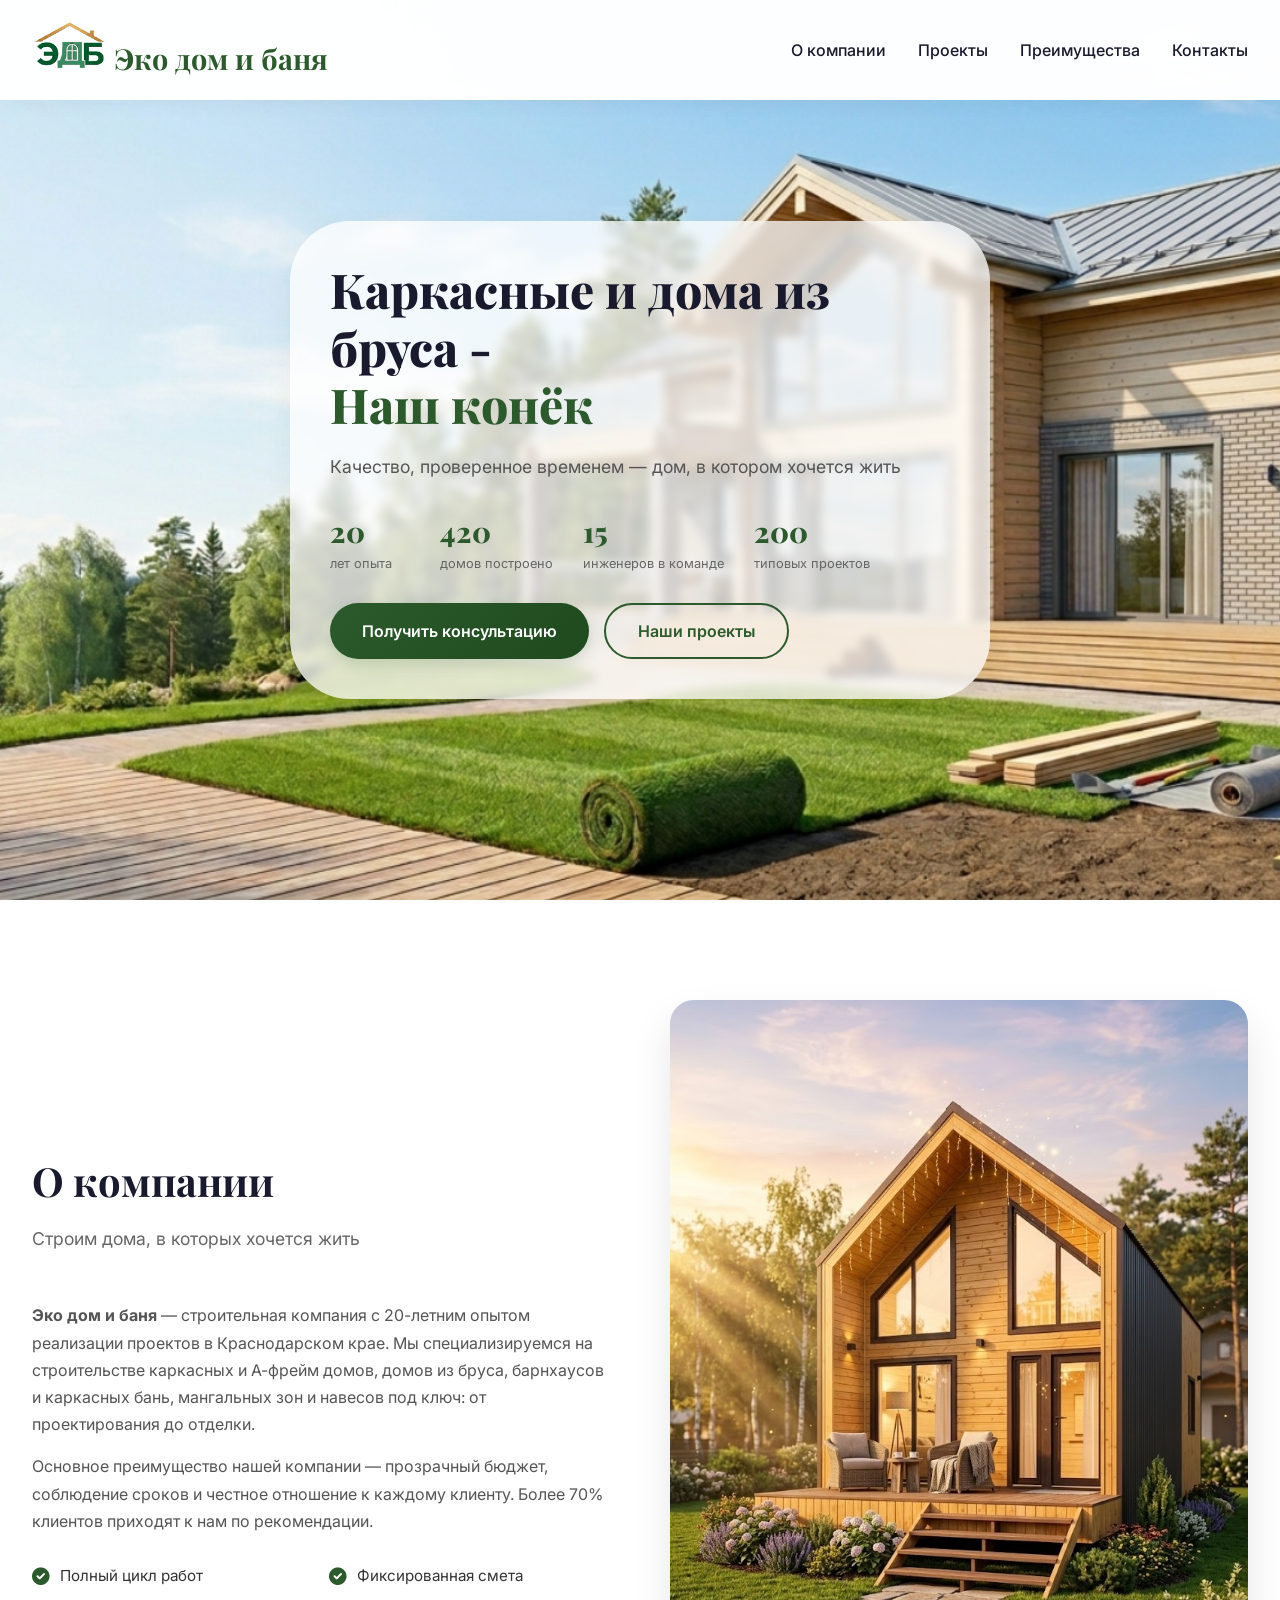
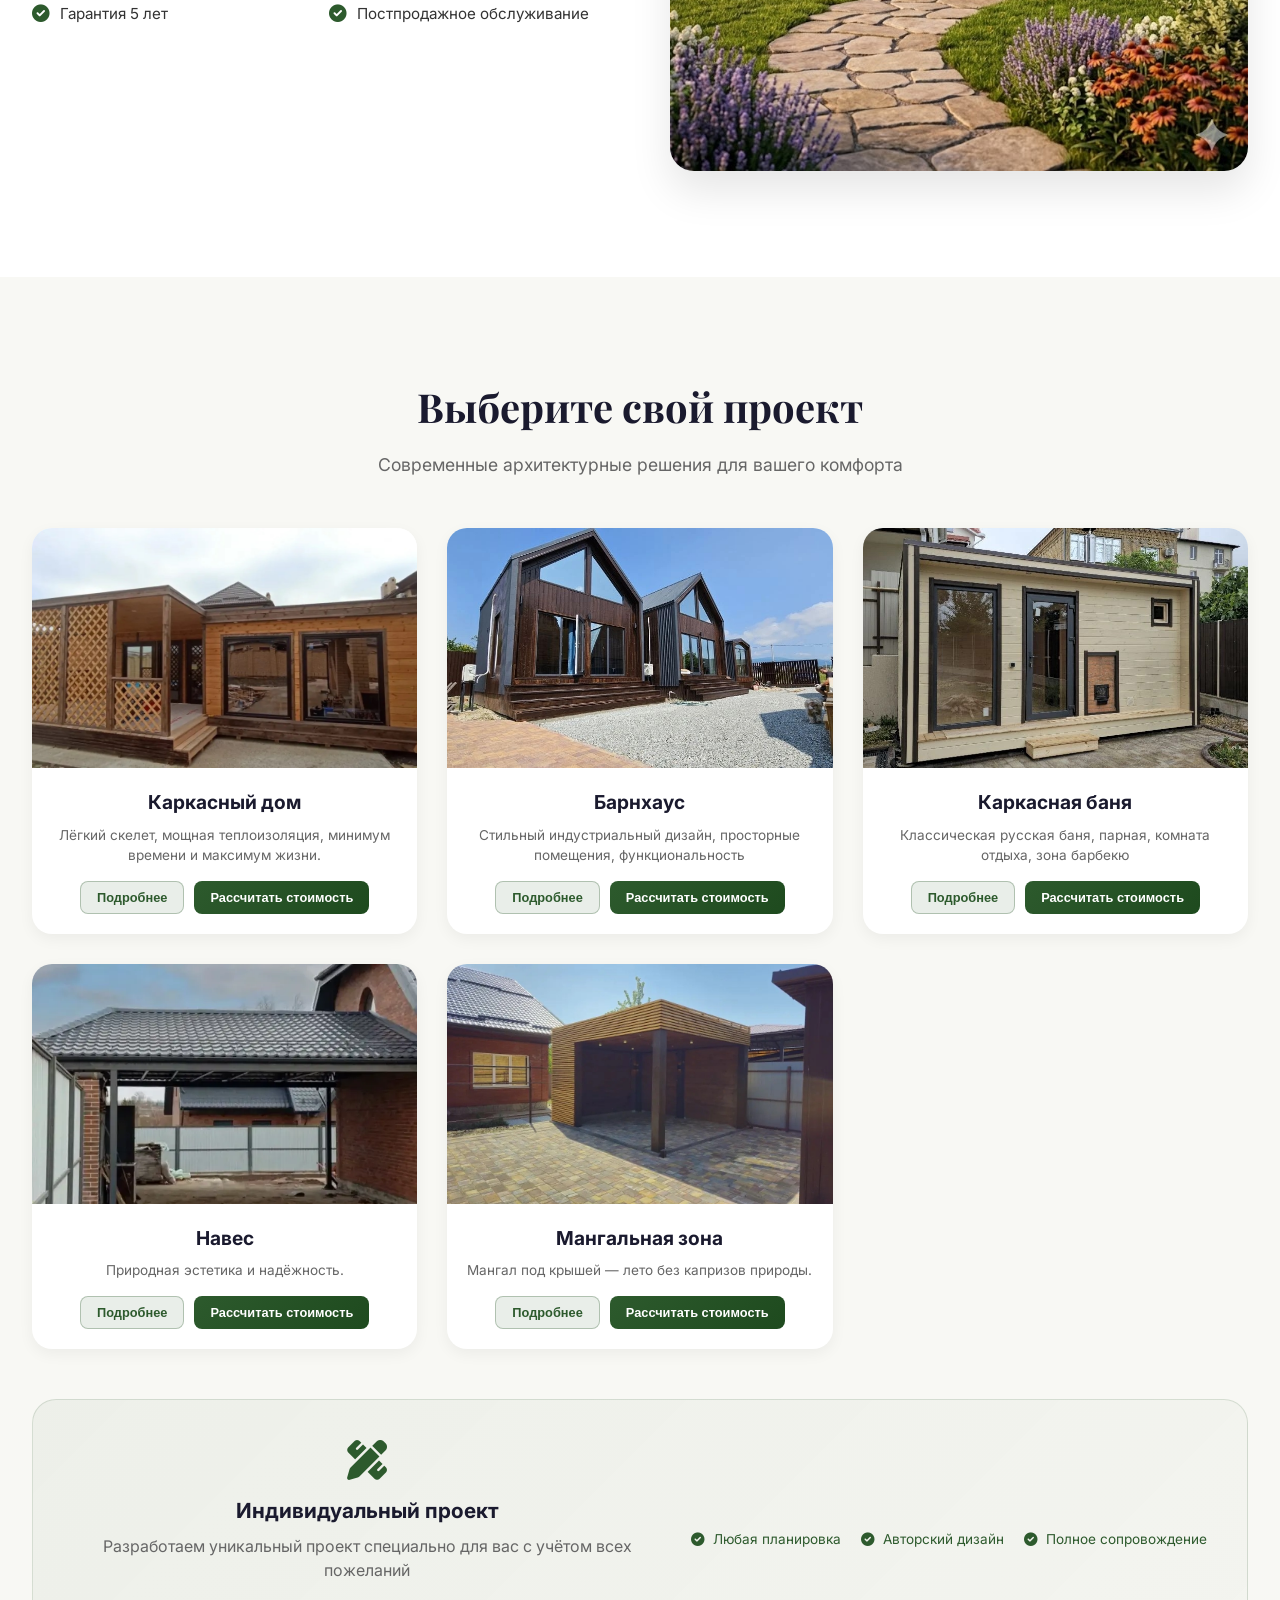
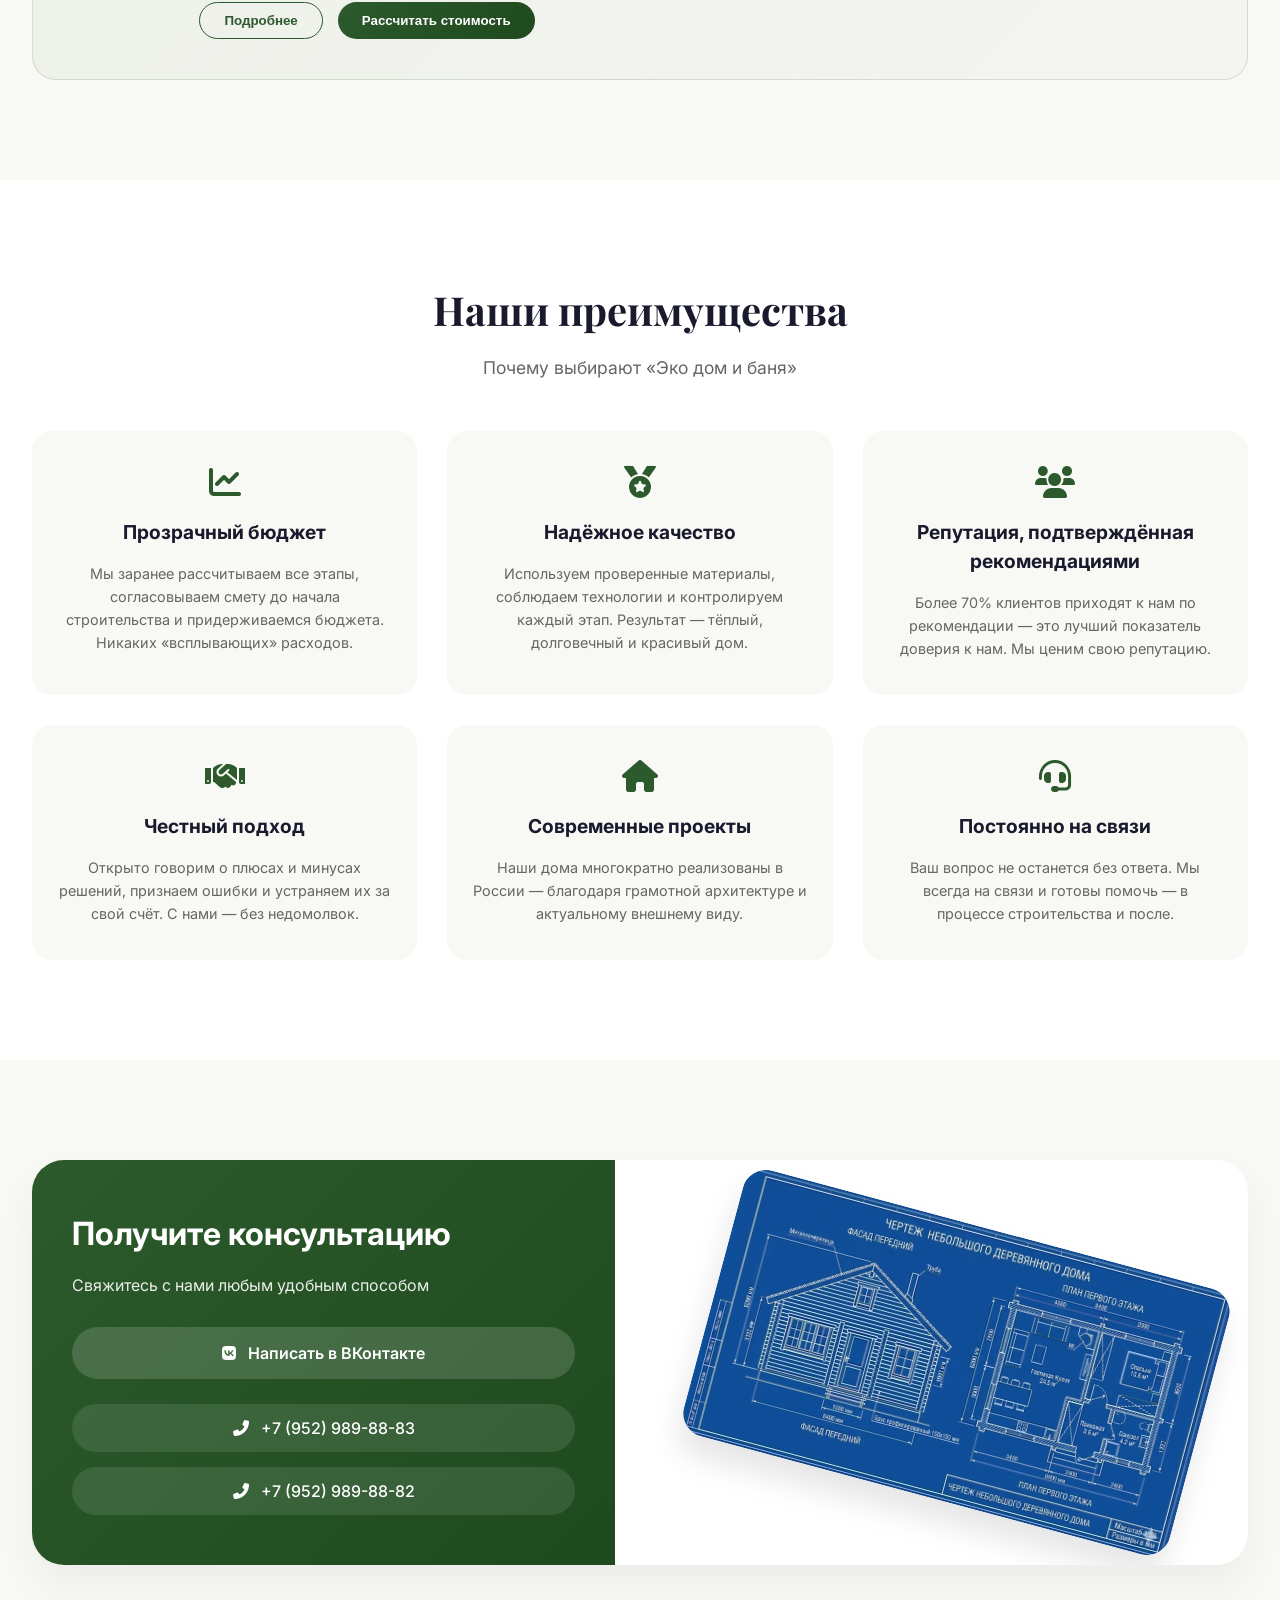
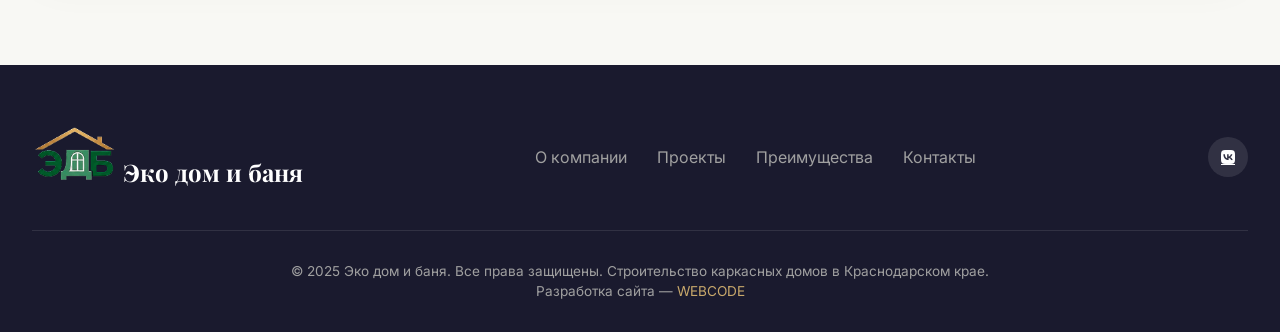
<file: index.html>
<!DOCTYPE html>
<html lang="ru">
<head>
    <meta charset="UTF-8">
    <meta name="viewport" content="width=device-width, initial-scale=1.0, user-scalable=yes">
    <title>Эко дом и баня | Строительство домов под ключ в Краснодарском крае</title>
    <meta name="description" content="Строительство домов из бруса под ключ в Краснодарском крае. Каркасные дома, барнхаусы, бани, навесы, гаражи, мангальные зоны. Проектирование, гарантия качества, прозрачный бюджет.">
    <meta name="keywords" content="строительство домов Краснодар, дома из бруса, каркасные дома, навес, гараж, мангал, мангальные зоны, навесы, стройка, покупка, недвижимость, аренда, Краснодасркий край, Кубань, море, отдых, дача, коттедж, оттделка, ремонт, Эко дом и баня, покупка дома, купить дом, купить дачу, продать, купить, каменные дома под ключ, А-фрейм дом, барнхаус, баня из бруса, строительная компания, компании в Краснодаре, Екатеринодар, новый дом, застройщик, постройка в Краснодаре, двухэтажный дом, как построить дом, где простроить дом, постройка дома, реставрация дома">
    <meta name="author" content="Эко дом и баня">
    <meta name="robots" content="index, follow">
    <link rel="canonical" href="https://svoi-dom-krd.ru">
    <link rel="icon" type="image/png" sizes="32x32" href="images/favicon-32x32.png">
    <link rel="icon" type="image/png" sizes="16x16" href="images/favicon-16x16.png">
    <link rel="shortcut icon" href="images/favicon.png">
    <!-- Open Graph -->
    <meta property="og:title" content="Эко дом и баня | Строительство домов под ключ">
    <meta property="og:description" content="Строительство экологичных домов под ключ в Краснодарском крае. Каркасные дома, барнхаусы, бани, мангальные зоны, гаражи, навесы.">
    <meta property="og:type" content="website">
    <meta property="og:url" content="https://svoydom.ru">
    <!-- Fonts & Styles -->
    <link href="https://fonts.googleapis.com/css2?family=Inter:opsz,wght@14..32,300;14..32,400;14..32,500;14..32,600;14..32,700;14..32,800&family=Playfair+Display:wght@400;500;600;700;800&display=swap" rel="stylesheet">
    <link rel="stylesheet" href="https://cdnjs.cloudflare.com/ajax/libs/font-awesome/6.0.0-beta3/css/all.min.css">
    <link rel="stylesheet" href="style.css">
</head>
<body>

<!-- Header -->
<header>
    <div class="container">
        <nav class="navbar">
            <div class="logo">
                <img src="images/logo.png" alt="Эко дом и баня" class="logo-img"> Эко дом и баня
            </div>
            <ul class="nav-links" id="navLinks">
                <li><a href="#about" class="active">О компании</a></li>
                <li><a href="#projects">Проекты</a></li>
                <li><a href="#advantages">Преимущества</a></li>
                <li><a href="#contact">Контакты</a></li>
            </ul>
            <div class="burger" id="burger">
                <i class="fas fa-bars"></i>
            </div>
        </nav>
    </div>
</header>

<!-- Hero Section -->
<section class="hero">
    <div class="hero-bg"></div>
    <div class="container">
        <div class="hero-content">
            <h1 class="hero-title">Каркасные и дома из бруса -<br><span class="accent">Наш конёк</span></h1>
            <p class="hero-subtitle">Качество, проверенное временем — дом, в котором хочется жить</p>
            <div class="hero-stats">
                <div class="stat-item">
                    <div class="stat-number">20</div>
                    <div class="stat-label">лет опыта</div> 
                </div>
                <div class="stat-item">
                    <div class="stat-number">420+</div>
                    <div class="stat-label">домов построено</div>
                </div>
                <div class="stat-item">
                    <div class="stat-number">15+</div>
                    <div class="stat-label">инженеров в команде</div>
                </div>
                <div class="stat-item">
                    <div class="stat-number">200+</div>
                    <div class="stat-label">типовых проектов</div>
                </div>
            </div>
            <div class="hero-buttons">
                <a href="#contact" class="btn btn-primary">Получить консультацию</a>
                <a href="#projects" class="btn btn-outline">Наши проекты</a>
            </div>
        </div>
    </div>
</section>

<!-- About Section -->
<section id="about" class="about">
    <div class="container">
        <div class="about-grid">
            <div class="about-content fade-up">
                <h2 class="section-title">О компании</h2>
                <p class="section-subtitle">Строим дома, в которых хочется жить</p>
                <div class="about-text">
                    <p><strong>Эко дом и баня</strong> — строительная компания с 20-летним опытом реализации проектов в Краснодарском крае. Мы специализируемся на строительстве каркасных и А-фрейм домов, домов из бруса, барнхаусов и каркасных бань, мангальных зон и навесов под ключ: от проектирования до отделки.</p>
                    <p>Основное преимущество нашей компании — прозрачный бюджет, соблюдение сроков и честное отношение к каждому клиенту. Более 70% клиентов приходят к нам по рекомендации.</p>
                </div>
                <div class="about-features">
                    <div class="feature-item">
                        <i class="fas fa-check-circle"></i>
                        <span>Полный цикл работ</span>
                    </div>
                    <div class="feature-item">
                        <i class="fas fa-check-circle"></i>
                        <span>Фиксированная смета</span>
                    </div>
                    <div class="feature-item">
                        <i class="fas fa-check-circle"></i>
                        <span>Гарантия 5 лет</span>
                    </div>
                    <div class="feature-item">
                        <i class="fas fa-check-circle"></i>
                        <span>Постпродажное обслуживание</span>
                    </div>
                </div>
            </div>
            <div class="about-image fade-up">
                <img src="images/about.jpg" alt="Строительство дома">
            </div>
        </div>
    </div>
</section>

<!-- Projects Section - Выбор недвижимости -->
<section id="projects" class="projects">
    <div class="container">
        <h2 class="section-title fade-up">Выберите свой проект</h2>
        <p class="section-subtitle fade-up">Современные архитектурные решения для вашего комфорта</p>
        <div class="projects-grid">
            <!-- Каркасный дом -->
            <div class="project-card fade-up" data-type="frame">
                <div class="project-image">
                    <img src="images/frame.jpg" alt="Каркасный дом">
                    <div class="project-overlay">
                        <div class="project-info">
                            <h3>Каркасный дом</h3>
                            <p>Дом, который не даёт усадку — только тепло и уют.</p>
                            <div class="project-details">
                                <span><i class="fas fa-arrows-alt"></i> от 80 м²</span>
                                <span><i class="fas fa-bed"></i> 2-4 спальни</span>
                            </div>
                            <div class="project-price">от 65 000 ₽/м²</div>
                        </div>
                    </div>
                </div>
                <div class="project-content">
                    <h3>Каркасный дом</h3>
                    <p>Лёгкий скелет, мощная теплоизоляция, минимум времени и максимум жизни.</p>
                    <div class="project-buttons">
                        <button class="project-btn project-btn-details" data-type="frame">Подробнее</button>
                        <button class="project-btn project-btn-calc" data-type="frame">Рассчитать стоимость</button>
                    </div>
                </div>
            </div>

            <!-- Барнхаус -->
            <div class="project-card fade-up" data-type="barnhouse">
                <div class="project-image">
                    <img src="images/barnhouse.jpg" alt="Барнхаус">
                    <div class="project-overlay">
                        <div class="project-info">
                            <h3>Барнхаус</h3>
                            <p>Стильный индустриальный дизайн, просторные помещения</p>
                            <div class="project-details">
                                <span><i class="fas fa-arrows-alt"></i> от 100 м²</span>
                                <span><i class="fas fa-bed"></i> 3-5 спален</span>
                            </div>
                            <div class="project-price">от 65 000 ₽/м²</div>
                        </div>
                    </div>
                </div>
                <div class="project-content">
                    <h3>Барнхаус</h3>
                    <p>Стильный индустриальный дизайн, просторные помещения, функциональность</p>
                    <div class="project-buttons">
                        <button class="project-btn project-btn-details" data-type="barnhouse">Подробнее</button>
                        <button class="project-btn project-btn-calc" data-type="barnhouse">Рассчитать стоимость</button>
                    </div>
                </div>
            </div>

            <!-- Баня -->
            <div class="project-card fade-up" data-type="banya">
                <div class="project-image">
                    <img src="images/bathhouse.jpg" alt="Баня из бруса">
                    <div class="project-overlay">
                        <div class="project-info">
                            <h3>Каркасная баня</h3>
                            <p>Классическая русская баня, парная, комната отдыха</p>
                            <div class="project-details">
                                <span><i class="fas fa-arrows-alt"></i> от 20 м²</span>
                                <span><i class="fas fa-hot-tub"></i> парная 6-10 м²</span>
                            </div>
                            <div class="project-price">от 85 000 ₽/м²</div>
                        </div>
                    </div>
                </div>
                <div class="project-content">
                    <h3>Каркасная баня</h3>
                    <p>Классическая русская баня, парная, комната отдыха, зона барбекю</p>
                    <div class="project-buttons">
                        <button class="project-btn project-btn-details" data-type="banya">Подробнее</button>
                        <button class="project-btn project-btn-calc" data-type="banya">Рассчитать стоимость</button>
                    </div>
                </div>
            </div>

            <!-- Навес -->
            <div class="project-card fade-up" data-type="canopy">
                <div class="project-image">
                    <img src="images/canopy.webp" alt="Навес">
                    <div class="project-overlay">
                        <div class="project-info">
                            <h3>Навес</h3>
                            <p>Надёжный щит от солнца и дождя</p>
                            <div class="project-details">
                                <span><i class="fas fa-arrows-alt"></i> от 10 м²</span>
                            </div>
                            <div class="project-price">от 4 000 ₽/м²</div>
                        </div>
                    </div>
                </div>
                <div class="project-content">
                    <h3>Навес</h3>
                    <p>Природная эстетика и надёжность.</p>
                    <div class="project-buttons">
                        <button class="project-btn project-btn-details" data-type="canopy">Подробнее</button>
                        <button class="project-btn project-btn-calc" data-type="canopy">Рассчитать стоимость</button>
                    </div>
                </div>
            </div>

            <!-- Мангальная зона -->
            <div class="project-card fade-up" data-type="grill">
                <div class="project-image">
                    <img src="images/grill.jpg" alt="Мангальная зона">
                    <div class="project-overlay">
                        <div class="project-info">
                            <h3>Мангальная зона</h3>
                            <p>Место, где шашлык получается всегда, а дождь — просто фон</p>
                            <div class="project-details">
                                <span><i class="fas fa-arrows-alt"></i> от 10 м²</span>
                            </div>
                            <div class="project-price">от 4 000 ₽/м²</div>
                        </div>
                    </div>
                </div>
                <div class="project-content">
                    <h3>Мангальная зона</h3>
                    <p>Мангал под крышей — лето без капризов природы.</p>
                    <div class="project-buttons">
                        <button class="project-btn project-btn-details" data-type="grill">Подробнее</button>
                        <button class="project-btn project-btn-calc" data-type="grill">Рассчитать стоимость</button>
                    </div>
                </div>
            </div>
        </div>





        <!-- Индивидуальное предложение -->
        <div class="custom-project fade-up">
            <div class="custom-project-content">
                <i class="fas fa-pencil-ruler"></i>
                <h3>Индивидуальный проект</h3>
                <p>Разработаем уникальный проект специально для вас с учётом всех пожеланий</p>
                <div class="custom-buttons">
                    <button class="custom-btn custom-btn-details">Подробнее</button>
                    <button class="custom-btn custom-btn-calc">Рассчитать стоимость</button>
                </div>
            </div>
            <div class="custom-project-features">
                <span><i class="fas fa-check-circle"></i> Любая планировка</span>
                <span><i class="fas fa-check-circle"></i> Авторский дизайн</span>
                <span><i class="fas fa-check-circle"></i> Полное сопровождение</span>
            </div>
        </div>
    </div>
</section>

<!-- Advantages Section -->
<section id="advantages" class="advantages">
    <div class="container">
        <h2 class="section-title fade-up">Наши преимущества</h2>
        <p class="section-subtitle fade-up">Почему выбирают «Эко дом и баня»</p>
        <div class="advantages-grid">
            <div class="advantage-card fade-up">
                <i class="fas fa-chart-line"></i>
                <h3>Прозрачный бюджет</h3>
                <p>Мы заранее рассчитываем все этапы, согласовываем смету до начала строительства и придерживаемся бюджета. Никаких «всплывающих» расходов.</p>
            </div>
            <div class="advantage-card fade-up">
                <i class="fas fa-medal"></i>
                <h3>Надёжное качество</h3>
                <p>Используем проверенные материалы, соблюдаем технологии и контролируем каждый этап. Результат — тёплый, долговечный и красивый дом.</p>
            </div>
            <div class="advantage-card fade-up">
                <i class="fas fa-users"></i>
                <h3>Репутация, подтверждённая рекомендациями</h3>
                <p>Более 70% клиентов приходят к нам по рекомендации — это лучший показатель доверия к нам. Мы ценим свою репутацию.</p>
            </div>
            <div class="advantage-card fade-up">
                <i class="fas fa-handshake"></i>
                <h3>Честный подход</h3>
                <p>Открыто говорим о плюсах и минусах решений, признаем ошибки и устраняем их за свой счёт. С нами — без недомолвок.</p>
            </div>
            <div class="advantage-card fade-up">
                <i class="fas fa-home"></i>
                <h3>Современные проекты</h3>
                <p>Наши дома многократно реализованы в России — благодаря грамотной архитектуре и актуальному внешнему виду.</p>
            </div>
            <div class="advantage-card fade-up">
                <i class="fas fa-headset"></i>
                <h3>Постоянно на связи</h3>
                <p>Ваш вопрос не останется без ответа. Мы всегда на связи и готовы помочь — в процессе строительства и после.</p>
            </div>
        </div>
    </div>
</section>

<!-- Contact Section -->
<section id="contact" class="contact">
    <div class="container">
        <div class="contact-wrapper">
            <div class="contact-info fade-up">
                <h2>Получите консультацию</h2>
                <p>Свяжитесь с нами любым удобным способом</p>
                <div class="contact-buttons-block">
                    <a href="https://vk.com/construction_company_svoidom" target="_blank" class="contact-btn-vk">
                        <i class="fab fa-vk"></i> Написать в ВКонтакте
                    </a>
                    <div class="contact-phones">
                        <a href="tel:+79529898883" class="contact-phone">
                            <i class="fas fa-phone-alt"></i> +7 (952) 989-88-83
                        </a>
                        <a href="tel:+79529898882" class="contact-phone">
                            <i class="fas fa-phone-alt"></i> +7 (952) 989-88-82
                        </a>
                    </div>
                </div>
            </div>
            <div class="contact-image fade-up">
                <img src="images/contacts.jpg" alt="Дом мечты">
            </div>
        </div>
    </div>
</section>

<!-- Modal -->
<div id="modal" class="modal">
    <div class="modal-content">
        <div class="modal-header">
            <h3 id="modalTitle">Информация</h3>
            <span class="modal-close">&times;</span>
        </div>
        <div class="modal-body" id="modalBody"></div>
        <div class="modal-footer">
            <button class="modal-btn" id="modalContactBtn">Связаться с нами</button>
        </div>
    </div>
</div>

<!-- Footer -->
<footer>
    <div class="container">
        <div class="footer-content">
            <div class="footer-logo">
                <img src="images/logo.png" alt="Эко дом и баня" class="logo-img">
                <span class="logo-text">Эко дом и баня</span>
            </div>
            <div class="footer-links">
                <a href="#about">О компании</a>
                <a href="#projects">Проекты</a>
                <a href="#advantages">Преимущества</a>
                <a href="#contact">Контакты</a>
            </div>
            <div class="footer-social">
                <a href="https://vk.com/construction_company_svoidom" target="_blank"><i class="fab fa-vk"></i></a>
            </div>
        </div>
        <div class="footer-bottom">
            <p>© 2025 Эко дом и баня. Все права защищены. Строительство каркасных домов в Краснодарском крае.</p>
            <p>Разработка сайта — <a href="https://vk.com/krdwebcode" target="_blank">WEBCODE</a></p>
        </div>
    </div>
</footer>

<script src="script.js"></script>
</body>
</html>
</file>
<file: style.css>
/* ============ RESET & BASE ============ */
* {
    margin: 0;
    padding: 0;
    box-sizing: border-box;
}

body {
    font-family: 'Inter', sans-serif;
    background: #ffffff;
    color: #1a1a2e;
    overflow-x: hidden;
    font-size: 16px;
    line-height: 1.5;
}

/* ============ SCROLLBAR ============ */
::-webkit-scrollbar {
    width: 8px;
}
::-webkit-scrollbar-track {
    background: #f0f0f0;
}
::-webkit-scrollbar-thumb {
    background: #2d5a2d;
    border-radius: 10px;
}

/* ============ ANIMATIONS ============ */
@keyframes fadeInUp {
    from {
        opacity: 0;
        transform: translateY(30px);
    }
    to {
        opacity: 1;
        transform: translateY(0);
    }
}

@keyframes scaleIn {
    from {
        opacity: 0;
        transform: scale(1.05);
    }
    to {
        opacity: 1;
        transform: scale(1);
    }
}

.fade-up {
    opacity: 0;
    transform: translateY(30px);
    transition: opacity 0.6s ease, transform 0.6s ease;
}

.fade-up.visible {
    opacity: 1;
    transform: translateY(0);
}

/* ============ CONTAINER ============ */
.container {
    max-width: 1280px;
    margin: 0 auto;
    padding: 0 32px;
}

/* ============ HEADER ============ */
header {
    background: rgba(255, 255, 255, 0.98);
    box-shadow: 0 2px 20px rgba(0, 0, 0, 0.05);
    position: fixed;
    top: 0;
    width: 100%;
    z-index: 1000;
    transition: all 0.3s ease;
}

header.scrolled {
    box-shadow: 0 4px 25px rgba(0, 0, 0, 0.08);
}

.navbar {
    display: flex;
    justify-content: space-between;
    align-items: center;
    padding: 20px 0;
}

.logo {
    font-size: 1.8rem;
    font-weight: 700;
    font-family: 'Playfair Display', serif;
    color: #2d5a2d;
}

.logo i {
    color: #c8a86b;
    margin-right: 8px;
}

.logo img {
    width: 75px;
}

.nav-links {
    display: flex;
    gap: 32px;
    list-style: none;
}

.nav-links a {
    text-decoration: none;
    font-weight: 500;
    color: #1a1a2e;
    transition: 0.3s;
    font-size: 1rem;
}

.nav-links a:hover,
.nav-links a.active {
    color: #2d5a2d;
}

.burger {
    display: none;
    font-size: 1.5rem;
    cursor: pointer;
    color: #1a1a2e;
}

/* ============ BUTTONS ============ */
.btn {
    display: inline-flex;
    align-items: center;
    gap: 10px;
    padding: 14px 32px;
    border-radius: 50px;
    text-decoration: none;
    font-weight: 600;
    transition: all 0.3s ease;
    cursor: pointer;
    border: none;
    font-size: 1rem;
}

.btn-primary {
    background: linear-gradient(135deg, #2d5a2d, #1e4a1e);
    color: white;
    box-shadow: 0 4px 15px rgba(45, 90, 45, 0.2);
}

.btn-primary:hover {
    transform: translateY(-3px);
    box-shadow: 0 8px 25px rgba(45, 90, 45, 0.3);
}

.btn-outline {
    background: transparent;
    border: 2px solid #2d5a2d;
    color: #2d5a2d;
}

.btn-outline:hover {
    background: #2d5a2d;
    color: white;
    transform: translateY(-3px);
}

/* ============ HERO SECTION ============ */
.hero {
    min-height: 100vh;
    background: linear-gradient(135deg, #f5f5f0 0%, #e8e8e0 100%);
    position: relative;
    display: flex;
    align-items: center;
    padding-top: 80px;
    padding-bottom: 60px;
}

.hero::before {
    content: '';
    position: absolute;
    top: 0;
    left: 0;
    width: 100%;
    height: 100%;
    background-image: url('./images/maintittle.png');
    background-size: cover;
    background-position: center;
    background-repeat: no-repeat;
    opacity: 1;
    pointer-events: none;
    z-index: 0;
}

.hero-content {
    position: relative;
    z-index: 2;
    max-width: 700px;
    background-color: rgba(255, 255, 255, 0.75);
    backdrop-filter: blur(5px);
    border-radius: 60px;
    padding: 40px;
    margin: 70px;
    box-shadow: 0 10px 30px rgba(0, 0, 0, 0.05);
}

.hero-title {
    font-size: 3rem;
    font-weight: 800;
    font-family: 'Playfair Display', serif;
    line-height: 1.2;
    margin-bottom: 20px;
    color: #1a1a2e;
}

.hero-title .accent {
    color: #2d5a2d;
}

.hero-subtitle {
    font-size: 1.1rem;
    color: #555;
    margin-bottom: 30px;
    line-height: 1.5;
}

.hero-stats {
    display: flex;
    gap: 30px;
    margin-bottom: 30px;
    flex-wrap: wrap;
    justify-content: flex-start;
}

.stat-item {
    text-align: left;
    min-width: 80px;
}

.stat-number {
    font-size: 1.8rem;
    font-weight: 800;
    color: #2d5a2d;
    font-family: 'Playfair Display', serif;
}

.stat-label {
    font-size: 0.8rem;
    color: #666;
}

.hero-buttons {
    display: flex;
    gap: 15px;
    flex-wrap: wrap;
}

/* ============ SECTION COMMON ============ */
section {
    padding: 100px 0;
}

.section-title {
    font-size: 2.5rem;
    font-weight: 700;
    font-family: 'Playfair Display', serif;
    margin-bottom: 15px;
    color: #1a1a2e;
    text-align: center;
}

.section-subtitle {
    font-size: 1.1rem;
    color: #666;
    margin-bottom: 50px;
    text-align: center;
    max-width: 700px;
    margin-left: auto;
    margin-right: auto;
}

/* ============ ABOUT SECTION ============ */
.about {
    background: #ffffff;
}

.about-grid {
    display: grid;
    grid-template-columns: 1fr 1fr;
    gap: 60px;
    align-items: center;
}

.about-content .section-title,
.about-content .section-subtitle {
    text-align: left;
}

.about-text {
    margin: 20px 0;
}

.about-text p {
    color: #555;
    line-height: 1.7;
    margin-bottom: 15px;
    font-size: 1rem;
}

.about-features {
    display: grid;
    grid-template-columns: repeat(2, 1fr);
    gap: 15px;
    margin-top: 30px;
}

.feature-item {
    display: flex;
    align-items: center;
    gap: 10px;
    font-size: 0.95rem;
    color: #333;
}

.feature-item i {
    color: #2d5a2d;
    font-size: 1.1rem;
}

.about-image img {
    width: 100%;
    border-radius: 24px;
    box-shadow: 0 20px 40px rgba(0, 0, 0, 0.1);
}

/* ============ PROJECTS SECTION ============ */
.projects {
    background: #f8f8f4;
    padding: 100px 0;
}

.projects-grid {
    display: grid;
    grid-template-columns: repeat(3, 1fr);
    gap: 30px;
    margin-bottom: 50px;
}

.project-card {
    background: white;
    border-radius: 20px;
    overflow: hidden;
    transition: all 0.4s ease;
    box-shadow: 0 5px 15px rgba(0, 0, 0, 0.05);
}

.project-card:hover {
    transform: translateY(-8px);
    box-shadow: 0 15px 30px rgba(0, 0, 0, 0.1);
}

.project-image {
    position: relative;
    height: 240px;
    overflow: hidden;
}

.project-image img {
    width: 100%;
    height: 100%;
    object-fit: cover;
    transition: transform 0.5s ease;
}

.project-card:hover .project-image img {
    transform: scale(1.05);
}

.project-overlay {
    position: absolute;
    top: 0;
    left: 0;
    width: 100%;
    height: 100%;
    background: linear-gradient(135deg, rgba(45, 90, 45, 0.9), rgba(30, 74, 30, 0.95));
    display: flex;
    align-items: center;
    justify-content: center;
    opacity: 0;
    transition: opacity 0.3s ease;
}

.project-card:hover .project-overlay {
    opacity: 1;
}

.project-info {
    text-align: center;
    color: white;
    padding: 20px;
    transform: translateY(20px);
    transition: transform 0.3s ease;
}

.project-card:hover .project-info {
    transform: translateY(0);
}

.project-info h3 {
    font-size: 1.3rem;
    margin-bottom: 8px;
}

.project-info p {
    font-size: 0.8rem;
    margin-bottom: 12px;
    opacity: 0.9;
}

.project-details {
    display: flex;
    justify-content: center;
    gap: 15px;
    margin-bottom: 12px;
}

.project-details span {
    font-size: 0.75rem;
    display: flex;
    align-items: center;
    gap: 5px;
}

.project-price {
    font-size: 1.1rem;
    font-weight: 700;
}

.project-content {
    padding: 20px;
    text-align: center;
}

.project-content h3 {
    font-size: 1.2rem;
    margin-bottom: 8px;
    color: #1a1a2e;
}

.project-content p {
    color: #666;
    font-size: 0.85rem;
    margin-bottom: 15px;
    line-height: 1.5;
}

.project-buttons {
    display: flex;
    gap: 10px;
    justify-content: center;
    flex-wrap: wrap;
}

.project-btn {
    padding: 8px 16px;
    border-radius: 8px;
    border: none;
    font-weight: 600;
    font-size: 0.8rem;
    cursor: pointer;
    transition: all 0.3s ease;
}

.project-btn-details {
    background: rgba(45, 90, 45, 0.1);
    color: #2d5a2d;
    border: 1px solid rgba(45, 90, 45, 0.3);
}

.project-btn-details:hover {
    background: rgba(45, 90, 45, 0.2);
    transform: translateY(-2px);
}

.project-btn-calc {
    background: linear-gradient(135deg, #2d5a2d, #1e4a1e);
    color: white;
}

.project-btn-calc:hover {
    transform: translateY(-2px);
    box-shadow: 0 5px 15px rgba(45, 90, 45, 0.3);
}

/* ============ CUSTOM PROJECT ============ */
.custom-project {
    background: linear-gradient(135deg, rgba(45, 90, 45, 0.05), rgba(30, 74, 30, 0.02));
    border-radius: 24px;
    border: 1px solid rgba(45, 90, 45, 0.15);
    padding: 40px;
    display: flex;
    justify-content: space-between;
    align-items: center;
    flex-wrap: wrap;
    gap: 30px;
}

.custom-project-content {
    text-align: center;
    flex: 1;
}

.custom-project-content i {
    font-size: 2.5rem;
    color: #2d5a2d;
    margin-bottom: 15px;
}

.custom-project-content h3 {
    font-size: 1.3rem;
    margin-bottom: 8px;
    color: #1a1a2e;
}

.custom-project-content p {
    color: #666;
    margin-bottom: 20px;
}

.custom-buttons {
    display: flex;
    gap: 15px;
    justify-content: center;
    flex-wrap: wrap;
}

.custom-btn {
    padding: 10px 24px;
    border-radius: 30px;
    border: none;
    font-weight: 600;
    cursor: pointer;
    transition: all 0.3s ease;
}

.custom-btn-details {
    background: transparent;
    color: #2d5a2d;
    border: 1px solid #2d5a2d;
}

.custom-btn-details:hover {
    background: rgba(45, 90, 45, 0.05);
    transform: translateY(-2px);
}

.custom-btn-calc {
    background: linear-gradient(135deg, #2d5a2d, #1e4a1e);
    color: white;
}

.custom-btn-calc:hover {
    transform: translateY(-2px);
    box-shadow: 0 5px 15px rgba(45, 90, 45, 0.3);
}

.custom-project-features {
    display: flex;
    gap: 20px;
    flex-wrap: wrap;
    justify-content: center;
}

.custom-project-features span {
    display: flex;
    align-items: center;
    gap: 8px;
    color: #2d5a2d;
    font-size: 0.85rem;
}

/* ============ ADVANTAGES SECTION ============ */
.advantages {
    background: #ffffff;
}

.advantages-grid {
    display: grid;
    grid-template-columns: repeat(3, 1fr);
    gap: 30px;
}

.advantage-card {
    background: #f8f8f4;
    border-radius: 20px;
    padding: 35px 25px;
    text-align: center;
    transition: all 0.3s ease;
}

.advantage-card:hover {
    transform: translateY(-5px);
    box-shadow: 0 10px 25px rgba(0, 0, 0, 0.05);
}

.advantage-card i {
    font-size: 2rem;
    color: #2d5a2d;
    margin-bottom: 20px;
}

.advantage-card h3 {
    font-size: 1.2rem;
    margin-bottom: 15px;
    color: #1a1a2e;
}

.advantage-card p {
    color: #666;
    font-size: 0.9rem;
    line-height: 1.6;
}

/* ============ CONTACT SECTION ============ */
.contact {
    background: #f8f8f4;
    padding: 100px 0;
}

.contact-wrapper {
    display: grid;
    grid-template-columns: 1fr 1fr;
    gap: 50px;
    background: white;
    border-radius: 32px;
    overflow: hidden;
    box-shadow: 0 20px 40px rgba(0, 0, 0, 0.05);
}

.contact-info {
    padding: 50px 40px;
    background: linear-gradient(135deg, #2d5a2d, #1e4a1e);
    color: white;
}

.contact-info h2 {
    font-size: 2rem;
    margin-bottom: 15px;
}

.contact-info p {
    margin-bottom: 30px;
    opacity: 0.9;
}

.contact-buttons-block {
    display: flex;
    flex-direction: column;
    gap: 25px;
}

.contact-btn-vk {
    display: inline-flex;
    align-items: center;
    justify-content: center;
    gap: 12px;
    background: rgba(255, 255, 255, 0.15);
    padding: 14px 24px;
    border-radius: 50px;
    color: white;
    text-decoration: none;
    font-weight: 600;
    transition: all 0.3s ease;
}

.contact-btn-vk:hover {
    background: rgba(255, 255, 255, 0.25);
    transform: translateY(-2px);
}

.contact-phones {
    display: flex;
    flex-direction: column;
    gap: 15px;
}

.contact-phone {
    display: inline-flex;
    align-items: center;
    gap: 12px;
    padding: 12px 20px;
    background: rgba(255, 255, 255, 0.1);
    border-radius: 50px;
    color: white;
    text-decoration: none;
    font-weight: 500;
    transition: all 0.3s ease;
    justify-content: center;
}

.contact-phone:hover {
    background: rgba(255, 255, 255, 0.2);
    transform: translateY(-2px);
}

.contact-image {
    padding: 40px;
    display: flex;
    align-items: center;
    justify-content: center;
}

.contact-image img {
    width: 100%;
    rotate: 15deg;
    max-width: 700px;
    border-radius: 24px;
    box-shadow: 0 20px 30px rgba(0, 0, 0, 0.1);
}

/* ============ FOOTER ============ */
footer {
    background: #1a1a2e;
    padding: 60px 0 30px;
    color: #a0a0a0;
}

.footer-content {
    display: flex;
    justify-content: space-between;
    align-items: center;
    flex-wrap: wrap;
    gap: 30px;
    margin-bottom: 40px;
}

.footer-logo {
    font-size: 1.5rem;
    font-weight: 700;
    font-family: 'Playfair Display', serif;
    color: white;
}

.footer-logo i {
    color: #c8a86b;
    margin-right: 8px;
}

.footer-logo img {
    width: 85px;
}

.footer-links {
    display: flex;
    gap: 30px;
    flex-wrap: wrap;
}

.footer-links a {
    color: #a0a0a0;
    text-decoration: none;
    transition: 0.3s;
}

.footer-links a:hover {
    color: #c8a86b;
}

.footer-social {
    display: flex;
    gap: 15px;
}

.footer-social a {
    width: 40px;
    height: 40px;
    background: rgba(255, 255, 255, 0.1);
    border-radius: 50%;
    display: flex;
    align-items: center;
    justify-content: center;
    color: white;
    transition: 0.3s;
}

.footer-social a:hover {
    background: #c8a86b;
    transform: translateY(-3px);
}

.footer-bottom {
    text-align: center;
    padding-top: 30px;
    border-top: 1px solid rgba(255, 255, 255, 0.1);
    font-size: 0.85rem;
}

.footer-bottom a {
    color: #c8a86b;
    text-decoration: none;
}

/* ============ MODAL ============ */
.modal {
    display: none;
    position: fixed;
    z-index: 2000;
    left: 0;
    top: 0;
    width: 100%;
    height: 100%;
    background: rgba(0, 0, 0, 0.8);
    backdrop-filter: blur(8px);
    align-items: center;
    justify-content: center;
}

.modal-content {
    background: white;
    border-radius: 24px;
    width: 90%;
    max-width: 500px;
    animation: modalFadeIn 0.3s ease;
}

@keyframes modalFadeIn {
    from {
        opacity: 0;
        transform: translateY(-30px);
    }
    to {
        opacity: 1;
        transform: translateY(0);
    }
}

.modal-header {
    padding: 20px;
    border-bottom: 1px solid #e0e0e0;
    display: flex;
    justify-content: space-between;
    align-items: center;
}

.modal-header h3 {
    font-size: 1.3rem;
    color: #1a1a2e;
}

.modal-close {
    font-size: 28px;
    cursor: pointer;
    transition: 0.3s;
}

.modal-close:hover {
    color: #2d5a2d;
}

.modal-body {
    padding: 20px;
    color: #555;
    line-height: 1.6;
}

.modal-body ul {
    margin-left: 20px;
    margin-top: 10px;
    margin-bottom: 10px;
}

.modal-body li {
    margin-bottom: 5px;
}

.modal-footer {
    padding: 20px;
    border-top: 1px solid #e0e0e0;
    display: flex;
    justify-content: flex-end;
}

.modal-btn {
    background: linear-gradient(135deg, #2d5a2d, #1e4a1e);
    color: white;
    border: none;
    padding: 10px 24px;
    border-radius: 30px;
    cursor: pointer;
    font-weight: 600;
    transition: 0.3s;
}

.modal-btn:hover {
    transform: translateY(-2px);
    box-shadow: 0 5px 15px rgba(45, 90, 45, 0.3);
}

/* ============ TOAST ============ */
.toast {
    position: fixed;
    bottom: 30px;
    right: 30px;
    background: #2d5a2d;
    color: white;
    padding: 12px 24px;
    border-radius: 50px;
    z-index: 9999;
    animation: slideIn 0.3s ease, fadeOut 0.5s ease 2.5s forwards;
}

@keyframes slideIn {
    from {
        transform: translateX(100%);
        opacity: 0;
    }
    to {
        transform: translateX(0);
        opacity: 1;
    }
}

@keyframes fadeOut {
    to {
        opacity: 0;
        visibility: hidden;
    }
}

/* ============ RESPONSIVE ============ */
@media (max-width: 1024px) {
    .hero-title {
        font-size: 2.5rem;
    }
    .hero-content {
        padding: 30px;
        margin: 20px;
    }
    .projects-grid,
    .advantages-grid {
        grid-template-columns: repeat(2, 1fr);
    }
}

@media (max-width: 768px) {
    .burger {
        display: block;
    }
    .nav-links {
        position: fixed;
        top: 70px;
        left: -100%;
        background: white;
        width: 80%;
        height: calc(100vh - 70px);
        flex-direction: column;
        align-items: center;
        padding-top: 30px;
        gap: 1.2rem;
        transition: 0.3s;
        box-shadow: 5px 0 20px rgba(0, 0, 0, 0.1);
        z-index: 999;
    }
    .nav-links.active {
        left: 0;
    }

    /* Hero fixes */
    .hero {
        padding-top: 70px;
        padding-bottom: 40px;
        min-height: auto;
    }
    .hero-content {
        padding: 20px;
        margin: 15px;
        border-radius: 40px;
    }
    .hero-title {
        font-size: 1.6rem;
        margin-bottom: 15px;
    }
    .hero-subtitle {
        font-size: 0.9rem;
        margin-bottom: 20px;
    }
    .hero-stats {
        gap: 15px;
        margin-bottom: 20px;
        justify-content: center;
    }
    .stat-item {
        text-align: center;
        min-width: 60px;
    }
    .stat-number {
        font-size: 1.3rem;
    }
    .stat-label {
        font-size: 0.65rem;
    }
    .hero-buttons {
        flex-direction: column;
        gap: 10px;
    }
    .hero-buttons .btn {
        width: 100%;
        justify-content: center;
        padding: 12px 20px;
        font-size: 0.9rem;
    }

    .about-grid {
        grid-template-columns: 1fr;
    }
    .projects-grid,
    .advantages-grid {
        grid-template-columns: 1fr;
    }
    .contact-wrapper {
        grid-template-columns: 1fr;
    }
    .custom-project {
        flex-direction: column;
        text-align: center;
        padding: 25px;
    }
    .custom-buttons {
        flex-direction: column;
        align-items: center;
    }
    .custom-btn {
        width: 100%;
        max-width: 250px;
    }
    .contact-info {
        text-align: center;
        padding: 30px 25px;
    }
    .contact-phones {
        align-items: center;
    }
    .contact-btn-vk {
        width: 100%;
        max-width: 280px;
        margin: 0 auto;
    }
    .contact-phone {
        width: 100%;
        max-width: 280px;
        margin: 0 auto;
    }
    .contact-image {
        padding: 25px;
    }
    .contact-image img {
        max-width: 100%;
        rotate: 0deg;
    }
    .footer-content {
        flex-direction: column;
        text-align: center;
    }
    .footer-links {
        justify-content: center;
    }
    .section-title {
        font-size: 1.8rem;
    }
    .section-subtitle {
        font-size: 0.9rem;
        margin-bottom: 30px;
        padding: 0 15px;
    }
    .container {
        padding: 0 16px;
    }

    /* About section fixes */
    .about-content .section-title,
    .about-content .section-subtitle {
        text-align: center;
    }
    .about-features {
        grid-template-columns: 1fr;
        gap: 10px;
    }
    .feature-item {
        justify-content: center;
    }
    .about-text p {
        text-align: center;
    }

    /* Project card fixes */
    .project-image {
        height: 200px;
    }
    .project-content {
        padding: 15px;
    }
    .project-content h3 {
        font-size: 1.1rem;
    }
    .project-content p {
        font-size: 0.8rem;
    }
    .project-buttons {
        flex-direction: column;
        align-items: center;
    }
    .project-btn {
        width: 100%;
        max-width: 200px;
    }

    /* Advantage card fixes */
    .advantage-card {
        padding: 25px 20px;
    }
    .advantage-card i {
        font-size: 1.8rem;
    }
    .advantage-card h3 {
        font-size: 1.1rem;
    }
    .advantage-card p {
        font-size: 0.85rem;
    }

    /* Modal fixes */
    .modal-content {
        width: 95%;
        margin: 20px;
    }
    .modal-header h3 {
        font-size: 1.1rem;
    }
    .modal-body {
        font-size: 0.85rem;
    }
}

@media (max-width: 480px) {
    .hero-content {
        padding: 15px;
        margin: 10px;
    }
    .hero-title {
        font-size: 1.3rem;
    }
    .hero-subtitle {
        font-size: 0.8rem;
    }
    .hero-stats {
        gap: 10px;
    }
    .stat-number {
        font-size: 1.1rem;
    }
    .stat-label {
        font-size: 0.55rem;
    }
    .hero-buttons .btn {
        padding: 10px 16px;
        font-size: 0.8rem;
    }
    .section-title {
        font-size: 1.5rem;
    }
    .section-subtitle {
        font-size: 0.8rem;
    }
    .container {
        padding: 0 12px;
    }
    section {
        padding: 60px 0;
    }

    /* Contact section fixes */
    .contact-info h2 {
        font-size: 1.5rem;
    }
    .contact-info p {
        font-size: 0.85rem;
    }
    .contact-btn-vk {
        padding: 10px 20px;
        font-size: 0.85rem;
    }
    .contact-phone {
        padding: 8px 16px;
        font-size: 0.85rem;
    }

    /* Project card fixes */
    .project-info h3 {
        font-size: 1rem;
    }
    .project-info p {
        font-size: 0.7rem;
    }
    .project-details span {
        font-size: 0.65rem;
    }
    .project-price {
        font-size: 0.9rem;
    }

    /* Footer fixes */
    .footer-logo {
        font-size: 1.2rem;
    }
    .footer-links {
        gap: 15px;
    }
    .footer-links a {
        font-size: 0.8rem;
    }
    .footer-bottom {
        font-size: 0.7rem;
    }
}

@media (max-width: 360px) {
    .hero-title {
        font-size: 1.1rem;
    }
    .hero-subtitle {
        font-size: 0.7rem;
    }
    .stat-number {
        font-size: 1rem;
    }
    .stat-label {
        font-size: 0.5rem;
    }
    .section-title {
        font-size: 1.3rem;
    }
    .custom-project-content h3 {
        font-size: 1.1rem;
    }
    .custom-project-content p {
        font-size: 0.8rem;
    }
    .custom-project-features span {
        font-size: 0.7rem;
    }
}
</file>
